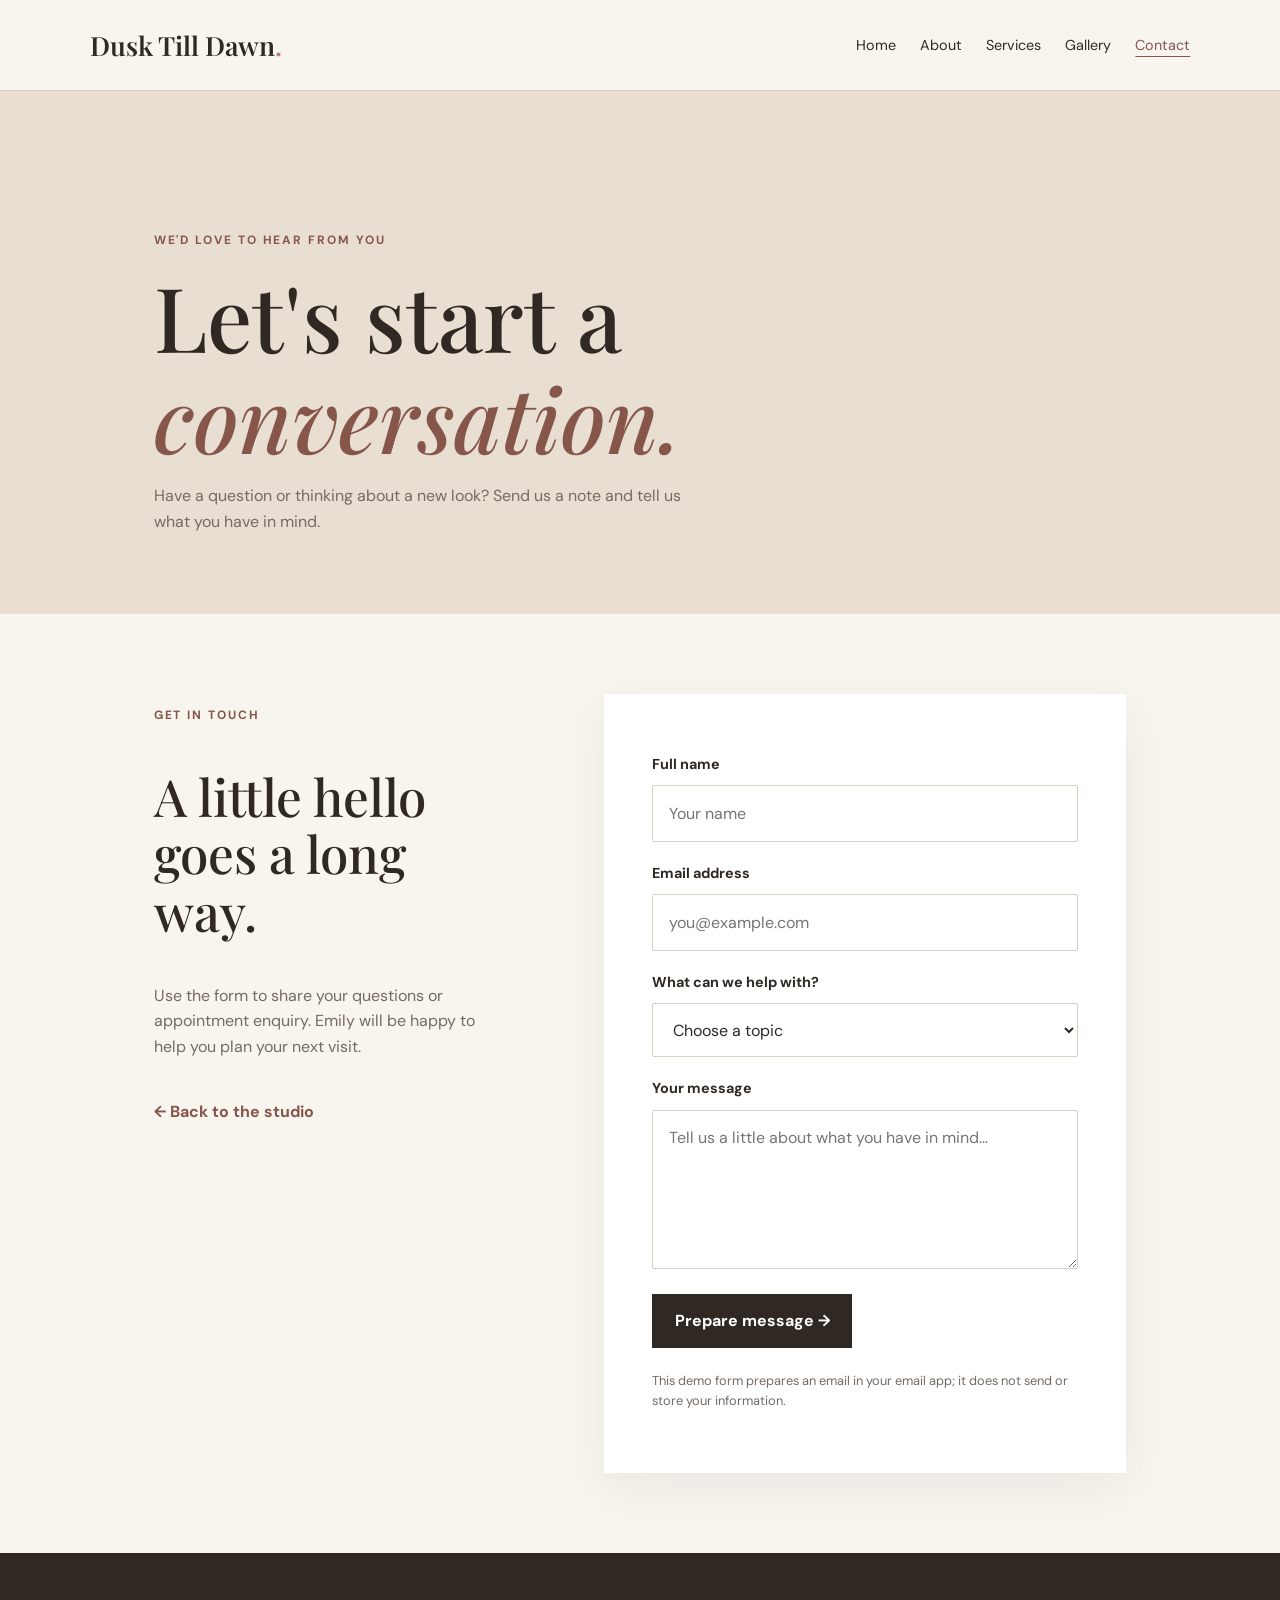
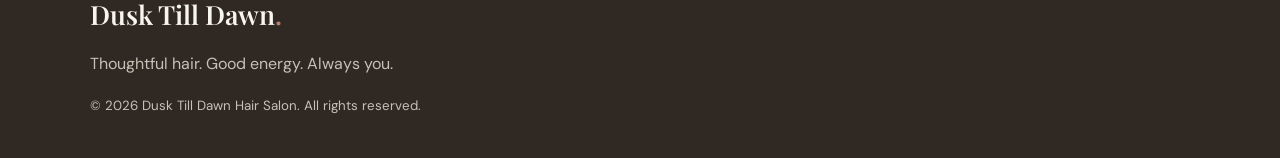
<file: contact.html>
<!DOCTYPE html>
<html lang="en">
<head>
  <meta charset="UTF-8">
  <meta name="viewport" content="width=device-width, initial-scale=1.0">
  <meta name="description" content="Contact Dusk Till Dawn Hair Salon to ask a question or enquire about an appointment.">
  <link rel="preconnect" href="https://fonts.googleapis.com">
  <link rel="preconnect" href="https://fonts.gstatic.com" crossorigin>
  <link href="https://fonts.googleapis.com/css2?family=DM+Sans:wght@400;500;600;700&family=Playfair+Display:wght@500;600;700&display=swap" rel="stylesheet">
  <link rel="stylesheet" href="css/contact.css">
  <script src="js/contact.js" defer></script>
  <title>Contact | Dusk Till Dawn Hair Salon</title>
</head>
<body>
  <a class="skip-link" href="#main">Skip to content</a>
  <header class="site-header">
    <a class="wordmark" href="index.html" aria-label="Dusk Till Dawn home">Dusk Till Dawn<span>.</span></a>
    <nav aria-label="Main navigation">
      <a href="index.html">Home</a>
      <a href="about.html">About</a>
      <a href="index.html#skills">Services</a>
      <a href="index.html#work">Gallery</a>
      <a href="contact.html" aria-current="page">Contact</a>
    </nav>
  </header>

  <main id="main">
    <section class="contact-hero">
      <p class="eyebrow">WE'D LOVE TO HEAR FROM YOU</p>
      <h1>Let's start a <em>conversation.</em></h1>
      <p>Have a question or thinking about a new look? Send us a note and tell us what you have in mind.</p>
    </section>

    <section class="contact-layout" aria-labelledby="contact-title">
      <div class="contact-details">
        <p class="eyebrow">GET IN TOUCH</p>
        <h2 id="contact-title">A little hello goes a long way.</h2>
        <p>Use the form to share your questions or appointment enquiry. Emily will be happy to help you plan your next visit.</p>
        <a class="detail-link" href="index.html">← Back to the studio</a>
      </div>

      <form class="contact-form" id="contact-form">
        <label for="name">Full name</label>
        <input id="name" name="name" type="text" autocomplete="name" placeholder="Your name" required>

        <label for="email">Email address</label>
        <input id="email" name="email" type="email" autocomplete="email" placeholder="you@example.com" required>

        <label for="service">What can we help with?</label>
        <select id="service" name="service" required>
          <option value="">Choose a topic</option>
          <option value="appointment">Appointment enquiry</option>
          <option value="haircut">Cut & shape</option>
          <option value="colour">Colour & highlights</option>
          <option value="styling">Styling</option>
          <option value="other">Something else</option>
        </select>

        <label for="message">Your message</label>
        <textarea id="message" name="message" rows="5" placeholder="Tell us a little about what you have in mind..." required></textarea>

        <button class="button" type="submit">Prepare message <span aria-hidden="true">→</span></button>
        <p class="form-note" id="form-status" role="status" aria-live="polite">This demo form prepares an email in your email app; it does not send or store your information.</p>
      </form>
    </section>
  </main>

  <footer class="site-footer">
    <a class="wordmark" href="index.html">Dusk Till Dawn<span>.</span></a>
    <p>Thoughtful hair. Good energy. Always you.</p>
    <small>&copy; 2026 Dusk Till Dawn Hair Salon. All rights reserved.</small>
  </footer>
</body>
</html>
</file>
<file: css/contact.css>
:root {
  --ink: #302923;
  --muted: #746b63;
  --paper: #f8f5ef;
  --rose: #b77e70;
  --rose-dark: #86564b;
  --line: #d9cec3;
}
* { box-sizing: border-box; }
html { scroll-behavior: smooth; }
body { margin: 0; background: var(--paper); color: var(--ink); font-family: "DM Sans", Arial, sans-serif; line-height: 1.6; }
a { color: inherit; text-decoration: none; }
.skip-link { position: absolute; left: 1rem; top: -5rem; z-index: 10; padding: .7rem 1rem; background: var(--ink); color: white; }
.skip-link:focus { top: 1rem; }
.site-header { display: flex; justify-content: space-between; align-items: center; gap: 2rem; padding: 1.5rem clamp(1.25rem, 7vw, 7rem); border-bottom: 1px solid var(--line); }
.wordmark { font-family: "Playfair Display", Georgia, serif; font-size: 1.65rem; font-weight: 600; }
.wordmark span { color: var(--rose); }
nav { display: flex; flex-wrap: wrap; gap: 1.5rem; }
nav a { font-size: .9rem; }
nav a[aria-current="page"] { color: var(--rose-dark); text-decoration: underline; text-underline-offset: 6px; }
a:focus-visible, button:focus-visible, input:focus-visible, select:focus-visible, textarea:focus-visible { outline: 2px solid var(--rose-dark); outline-offset: 4px; }
.contact-hero { padding: clamp(4rem, 10vw, 8rem) clamp(1.25rem, 12vw, 12rem) 4rem; background: #e9ded2; }
.eyebrow { color: var(--rose-dark); font-size: .75rem; font-weight: 700; letter-spacing: .16em; }
h1, h2 { font-family: "Playfair Display", Georgia, serif; font-weight: 500; line-height: 1.12; }
h1 { max-width: 800px; margin: 1rem 0; font-size: clamp(2.8rem, 7vw, 5.8rem); }
h1 em, h2 em { color: var(--rose-dark); }
.contact-hero > p:last-child { max-width: 560px; color: var(--muted); }
.contact-layout { display: grid; grid-template-columns: .8fr 1.2fr; gap: clamp(2rem, 8vw, 8rem); padding: 5rem clamp(1.25rem, 12vw, 12rem); }
.contact-details h2 { font-size: clamp(2rem, 4vw, 3.2rem); }
.contact-details > p:not(.eyebrow) { color: var(--muted); }
.detail-link { display: inline-block; margin-top: 1.5rem; color: var(--rose-dark); font-weight: 700; }
.contact-form { display: grid; gap: .6rem; padding: clamp(1.5rem, 4vw, 3rem); background: white; box-shadow: 0 15px 45px #32271c12; }
.contact-form label { margin-top: .65rem; font-size: .9rem; font-weight: 700; }
.contact-form input, .contact-form select, .contact-form textarea { width: 100%; padding: .9rem 1rem; border: 1px solid var(--line); border-radius: 2px; background: #fff; color: var(--ink); font: inherit; }
.contact-form textarea { resize: vertical; }
.button { justify-self: start; margin-top: 1rem; padding: .9rem 1.4rem; border: 0; background: var(--ink); color: white; font: inherit; font-weight: 700; cursor: pointer; }
.form-note { color: var(--muted); font-size: .8rem; }
.site-footer { padding: 2.5rem clamp(1.25rem, 7vw, 7rem); background: var(--ink); color: var(--paper); }
.site-footer p, .site-footer small { color: #c7c0b6; }
@media (max-width: 760px) { .site-header { align-items: flex-start; flex-direction: column; } nav { gap: .8rem 1.2rem; } .contact-layout { grid-template-columns: 1fr; } }
@media (prefers-reduced-motion: reduce) { html { scroll-behavior: auto; } }
</file>
